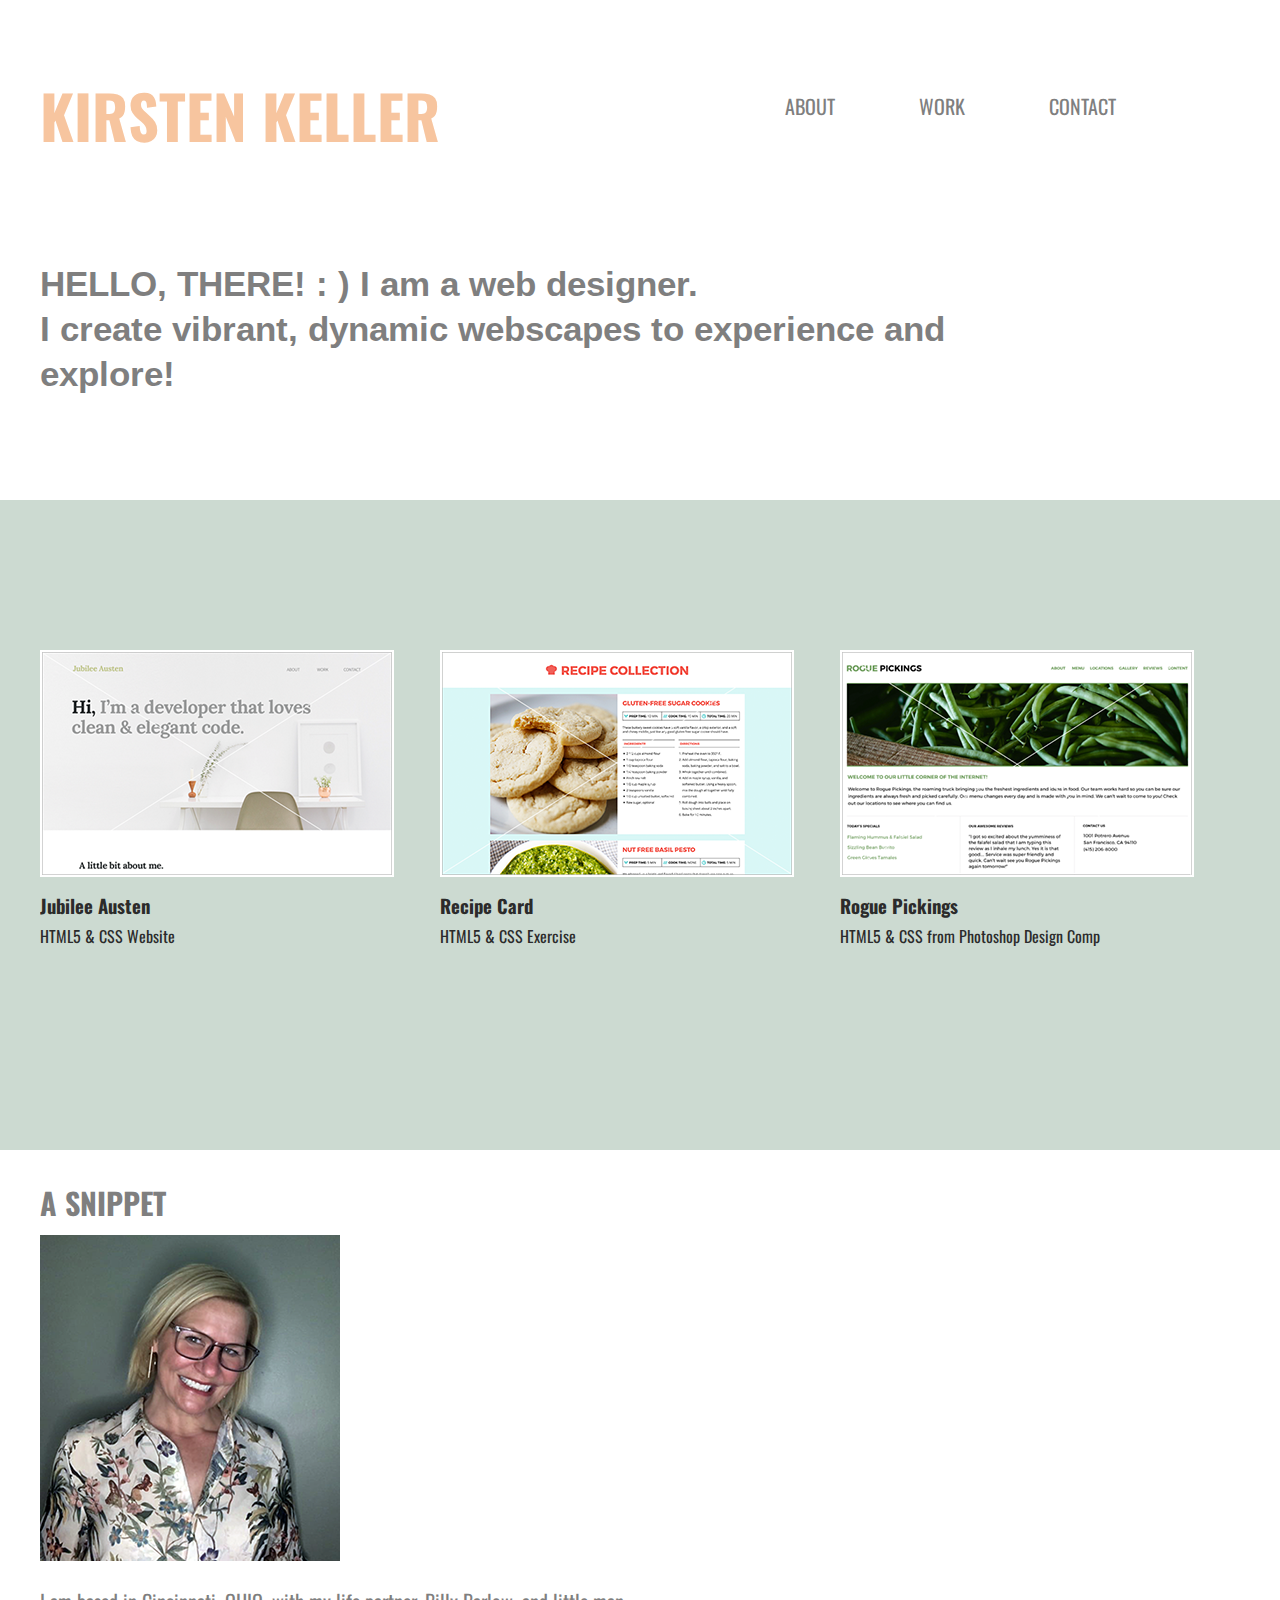
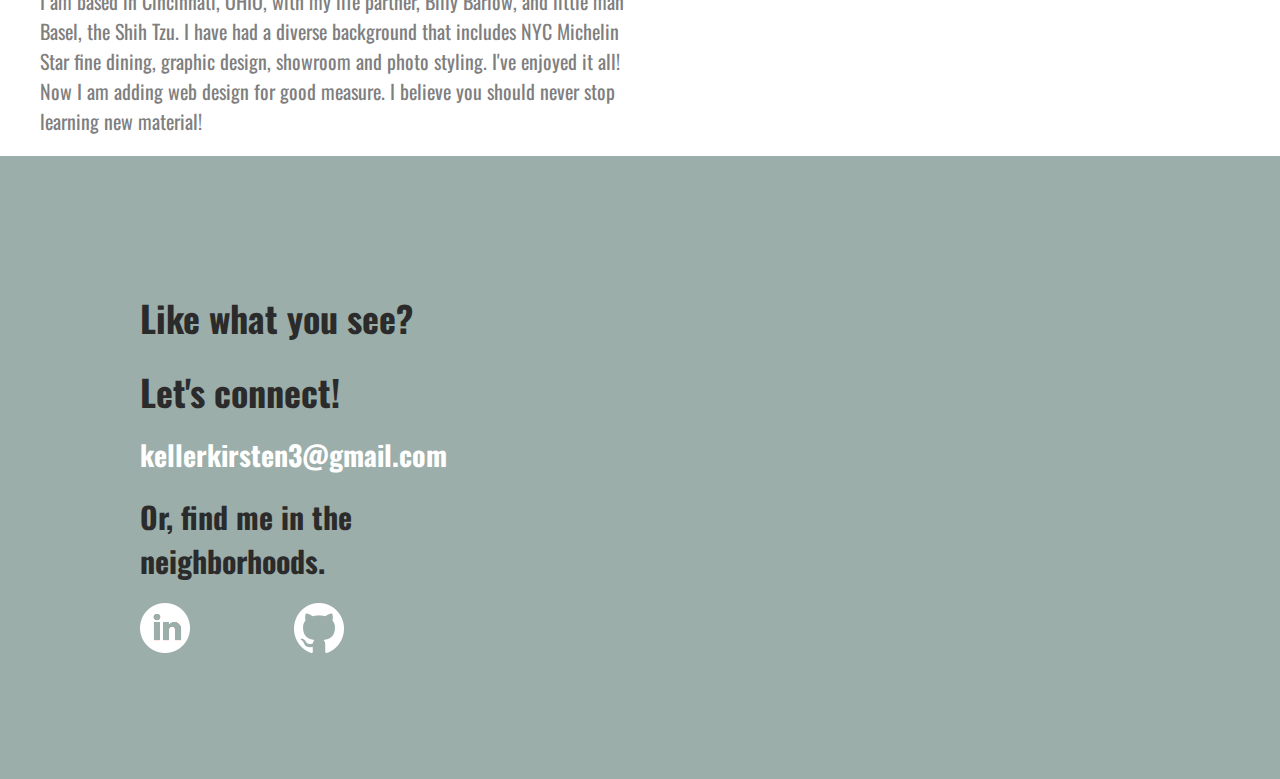
<file: index.html>
<!doctype html>
<html lang="en">
    <head>
        <title>KIRSTEN KELLER</title>
        <meta charset="utf-8">
        <link rel="stylesheet" href="css/normalize.css">
        <link rel="stylesheet" href="css/main.css">
        <link rel="preconnect" href="https://fonts.gstatic.com">
        <link href="https://fonts.googleapis.com/css2?family=Arimo&family=Oswald:wght@300&family=Teko:wght@300&display=swap" rel="stylesheet">
        <link rel="preconnect" href="https://fonts.gstatic.com">
        <link href="https://fonts.googleapis.com/css2?family=Abril+Fatface&display=swap" rel="stylesheet">
    </head>
    <body>
        <header>
            <div class="full-width">
                <div class="half-width">
                    <h1>Kirsten Keller</h1>
                </div>
                <div class="half-width">
                    <nav>
                        <ul>
                            <li><a href="#about">About</a></li>
                            <li><a href="#work">Work</a></li>
                            <li><a href="#contact">Contact</a></li>
                        </ul>
                    </nav>
                </div>
                <h2>HELLO, THERE! : ) I am a web designer.<br>
                     I create vibrant, dynamic webscapes to experience and explore!</h2>
        </div>
    </header>
    <main>
        </section>
            <section id="work">
                <div class="full-width">
                    <div class="third-width">
                        <a href="../101-jubilee-austen/index.html" target="_blank"><img src="img/jubilee-thumbnail.png" alt="jubilee-site"></a>
                        <h3>Jubilee Austen</h3>
                        <p>HTML5 & CSS Website</p>
                    </div>
                    <div class="third-width">
                        <a href="../101-bonus-recipe/index.html" target="blank"><img src="img/recipe-thumbnail.png" alt="recipe-card"></a>
                        <h3>Recipe Card</h3>
                        <p>HTML5 & CSS Exercise</p>
                    </div>
                    <div class="third-width">
                        <a href= "../101-rogue/index.html" target="blank"><img src="img/rogue-pickings-thumbnail.png" alt="rogue site"></a>
                        <h3>Rogue Pickings</h3>
                        <p>HTML5 & CSS from Photoshop Design Comp</p>
                    </div>
                </div>
            </section>
            <section id="about">
                <div class="full-width">
                    <h2>A Snippet</h2>
                    <div class="half-width">
                        <img src="img/headshot.png" id="headshot-img" alt="my headshot image"/>
                        <p> I am based in Cincinnati, OHIO, with my life partner, Billy Barlow, and little man Basel, the Shih Tzu. 
                            I have had a diverse background that includes NYC Michelin Star fine dining, graphic design,
                            showroom and photo styling. I've enjoyed it all! Now I am adding web design for good measure. 
                            I believe you should never stop learning new material!</p>
                    </div>
                </div>
            </section>
        </main>

        <footer id="contact">
            <div class="full-width">
                <div class="half-width">
                </div>
                <div class="half-width">
                </div>
                <div class="half-width">
                    <h2>Like what you see?</h2>
                    <h3 id="email-header">Let's connect!</h3>
                    <a href="mailto:kellerkirsten3@gmail.com">
                            kellerkirsten3@gmail.com</a>
                    <h3 id="socialmedia-header">Or, find me in the neighborhoods.</h3>
                    <ul>
                        <li><a href="https://www.linkedin.com/in/kirsten-keller-86bb9a1b/" target="blank"><img src="img/linkedin.png" alt="linkedin icon" /></a></li>
                        <li><a href="https://github.com/Kirsten1970" target="blank"><img src="img/github.png" alt="github icon" /></a></li>
                    </ul>
                </div>
            </div>
        </footer>
    
    </body>
</html>
</file>
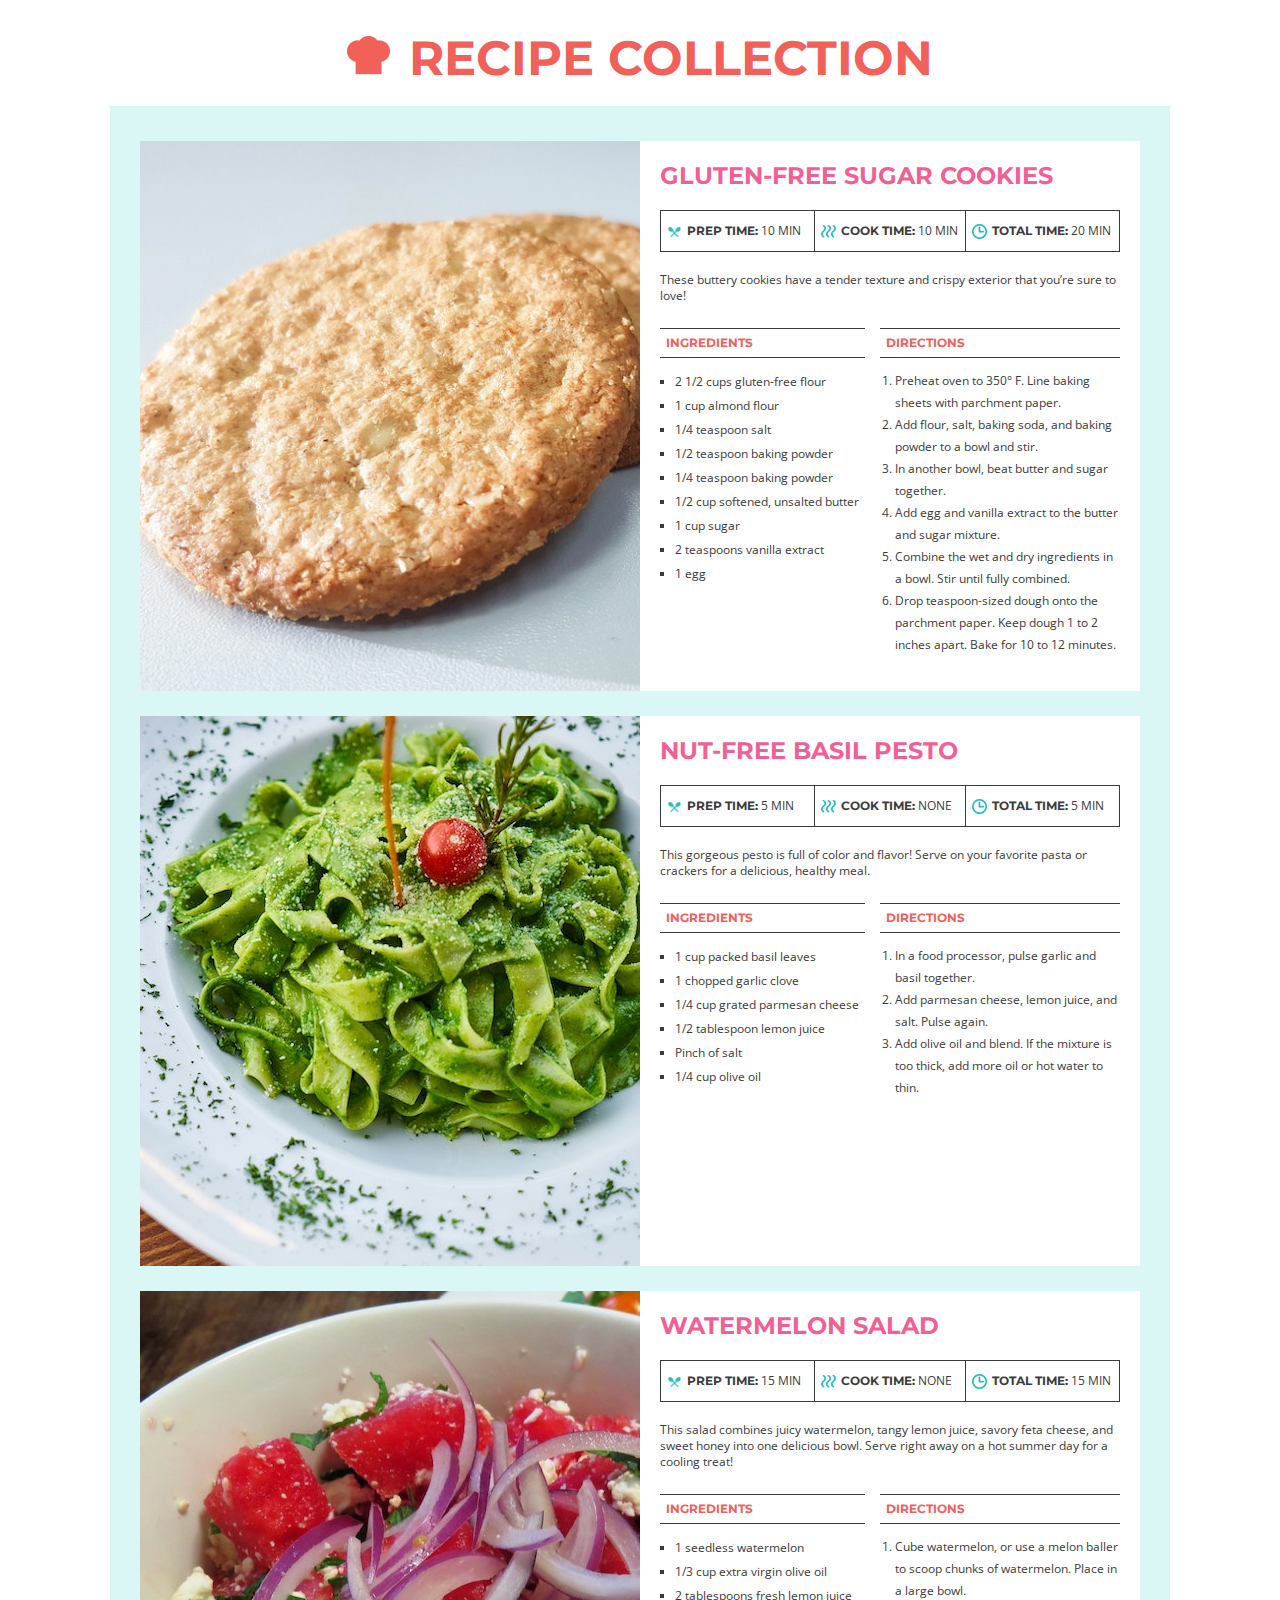
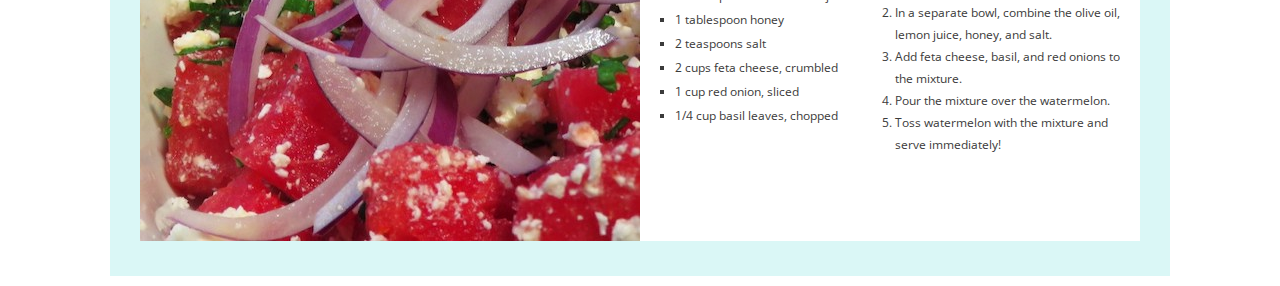
<file: 101-bonus-recipe/index.html>
<!doctype html>
<html lang="en">

    <head>
        <meta charset="utf-8">
        <title>Recipe Cards Project</title>
        <link rel="stylesheet" href="css/normalize.css">
        <link rel="stylesheet" href="css/main.css">
        <link href="https://fonts.googleapis.com/css?family=Montserrat:700%7COpen+Sans&display=swap" rel="stylesheet">
    </head>

    <body>
        <header>
            <img src="img/chef-hat.png" alt="chef hat">
            <h1>Recipe Collection</h1>
        </header>
        <main>
            <article id="cookies" class="card">
                <div class="image"></div>
                <div class="recipe">
                    <h2>Gluten-Free Sugar Cookies</h2>
                    <div class="time">
                        <div class="prep">
                            <img src="img/spoons.png" alt="prep time"><p class="time-details"><strong>Prep Time:</strong> 10 Min</p>
                        </div>
                        <div class="cook">
                            <img src="img/steam.png" alt="cook time"><p class="time-details"><strong>Cook Time:</strong> 10 Min</p>
                        </div>
                        <div class="total">
                            <img src="img/clock.png" alt="total time"><p class="time-details"><strong>Total Time:</strong> 20 Min</p>
                        </div>
                    </div>
                    <p class="description">These buttery cookies have a tender texture and crispy exterior that you’re
                        sure to love!</p>
                    <div class="columns">
                        <section class="ingredients">
                            <h3>Ingredients</h3>
                            <ul>
                                <li>2 1/2 cups gluten-free flour</li>
                                <li>1 cup almond flour</li>
                                <li>1/4 teaspoon salt</li>
                                <li>1/2 teaspoon baking powder</li>
                                <li>1/4 teaspoon baking powder</li>
                                <li>1/2 cup softened, unsalted butter</li>
                                <li>1 cup sugar</li>
                                <li>2 teaspoons vanilla extract</li>
                                <li>1 egg</li>
                            </ul>
                        </section>
                        <section class="directions">
                            <h3>Directions</h3>
                            <ol>
                                <li>Preheat oven to 350&deg; F. Line baking sheets with parchment paper.</li>
                                <li>Add flour, salt, baking soda, and baking powder to a bowl and stir.</li>
                                <li>In another bowl, beat butter and sugar together.</li>
                                <li>Add egg and vanilla extract to the butter and sugar mixture.</li>
                                <li>Combine the wet and dry ingredients in a bowl. Stir until fully combined.</li>
                                <li>Drop teaspoon-sized dough onto the parchment paper. Keep dough 1 to 2 inches apart.
                                    Bake for 10 to 12 minutes.</li>
                            </ol>
                        </section>
                    </div>
                </div>
            </article>
            <article id="pesto" class="card">
                <div class="image"></div>
                <div class="recipe">
                    <h2>Nut-Free Basil Pesto</h2>
                    <div class="time">
                        <div class="prep">
                            <img src="img/spoons.png" alt="prep time"><p class="time-details"><strong>Prep Time:</strong> 5 Min</p>
                        </div>
                        <div class="cook">
                            <img src="img/steam.png" alt="cook time"><p class="time-details"><strong>Cook Time:</strong> None</p>
                        </div>
                        <div class="total">
                            <img src="img/clock.png" alt="total time"><p class="time-details"><strong>Total Time:</strong> 5 Min</p>
                        </div>
                    </div>
                    <p class="description">This gorgeous pesto is full of color and flavor! Serve on your favorite pasta
                        or crackers for a delicious, healthy meal.</p>
                    <div class="columns">
                        <section class="ingredients">
                            <h3>Ingredients</h3>
                            <ul>
                                <li>1 cup packed basil leaves</li>
                                <li>1 chopped garlic clove</li>
                                <li>1/4 cup grated parmesan cheese</li>
                                <li>1/2 tablespoon lemon juice</li>
                                <li>Pinch of salt</li>
                                <li>1/4 cup olive oil</li>
                            </ul>
                        </section>
                        <section class="directions">
                            <h3>Directions</h3>
                            <ol>
                                <li>In a food processor, pulse garlic and basil together.</li>
                                <li>Add parmesan cheese, lemon juice, and salt. Pulse again.</li>
                                <li>Add olive oil and blend. If the mixture is too thick, add more oil or hot water to
                                    thin.</li>
                            </ol>
                        </section>
                    </div>
                </div>
            </article>
            <article id="salad" class="card">
                <div class="image"></div>
                <div class="recipe">
                    <h2>Watermelon Salad</h2>
                    <div class="time">
                        <div class="prep">
                            <img src="img/spoons.png" alt="prep time"><p class="time-details"><strong>Prep Time:</strong> 15 Min</p>
                        </div>
                        <div class="cook">
                            <img src="img/steam.png" alt="cook time"><p class="time-details"><strong>Cook Time:</strong> None</p>
                        </div>
                        <div class="total">
                            <img src="img/clock.png" alt="total time"><p class="time-details"><strong>Total Time:</strong> 15 Min</p>
                        </div>
                    </div>
                    <p class="description">This salad combines juicy watermelon, tangy lemon juice, savory feta cheese,
                        and sweet honey into one delicious bowl. Serve right away on a hot summer day for a cooling
                        treat!</p>
                    <div class="columns">
                        <section class="ingredients">
                            <h3>Ingredients</h3>
                            <ul>
                                <li>1 seedless watermelon</li>
                                <li>1/3 cup extra virgin olive oil</li>
                                <li>2 tablespoons fresh lemon juice</li>
                                <li>1 tablespoon honey</li>
                                <li>2 teaspoons salt</li>
                                <li>2 cups feta cheese, crumbled</li>
                                <li>1 cup red onion, sliced</li>
                                <li>1/4 cup basil leaves, chopped</li>
                            </ul>
                        </section>
                        <section class="directions">
                            <h3>Directions</h3>
                            <ol>
                                <li>Cube watermelon, or use a melon baller to scoop chunks of watermelon. Place in a
                                    large bowl.</li>
                                <li>In a separate bowl, combine the olive oil, lemon juice, honey, and salt.</li>
                                <li>Add feta cheese, basil, and red onions to the mixture.</li>
                                <li>Pour the mixture over the watermelon.</li>
                                <li>Toss watermelon with the mixture and serve immediately!</li>
                            </ol>
                        </section>
                    </div>
                </div>
            </article>
        </main>
    </body>

</html>
</file>
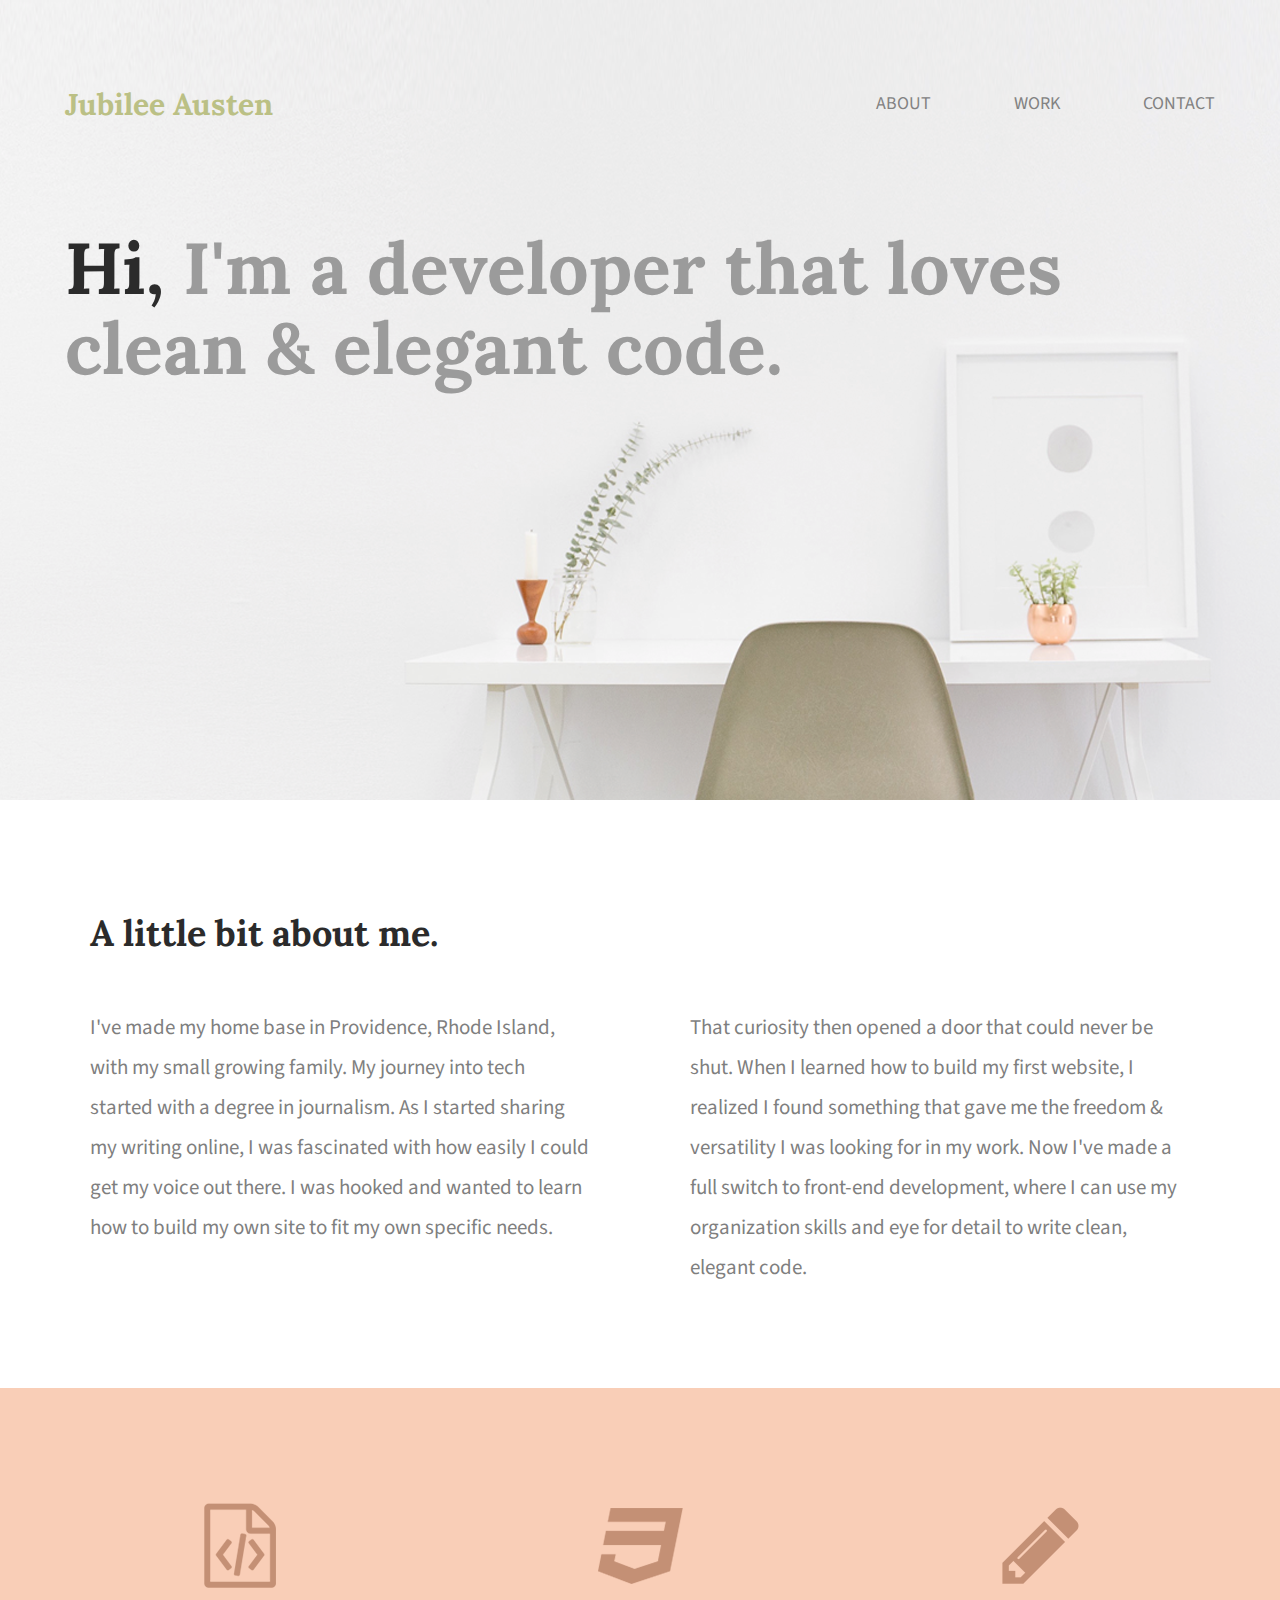
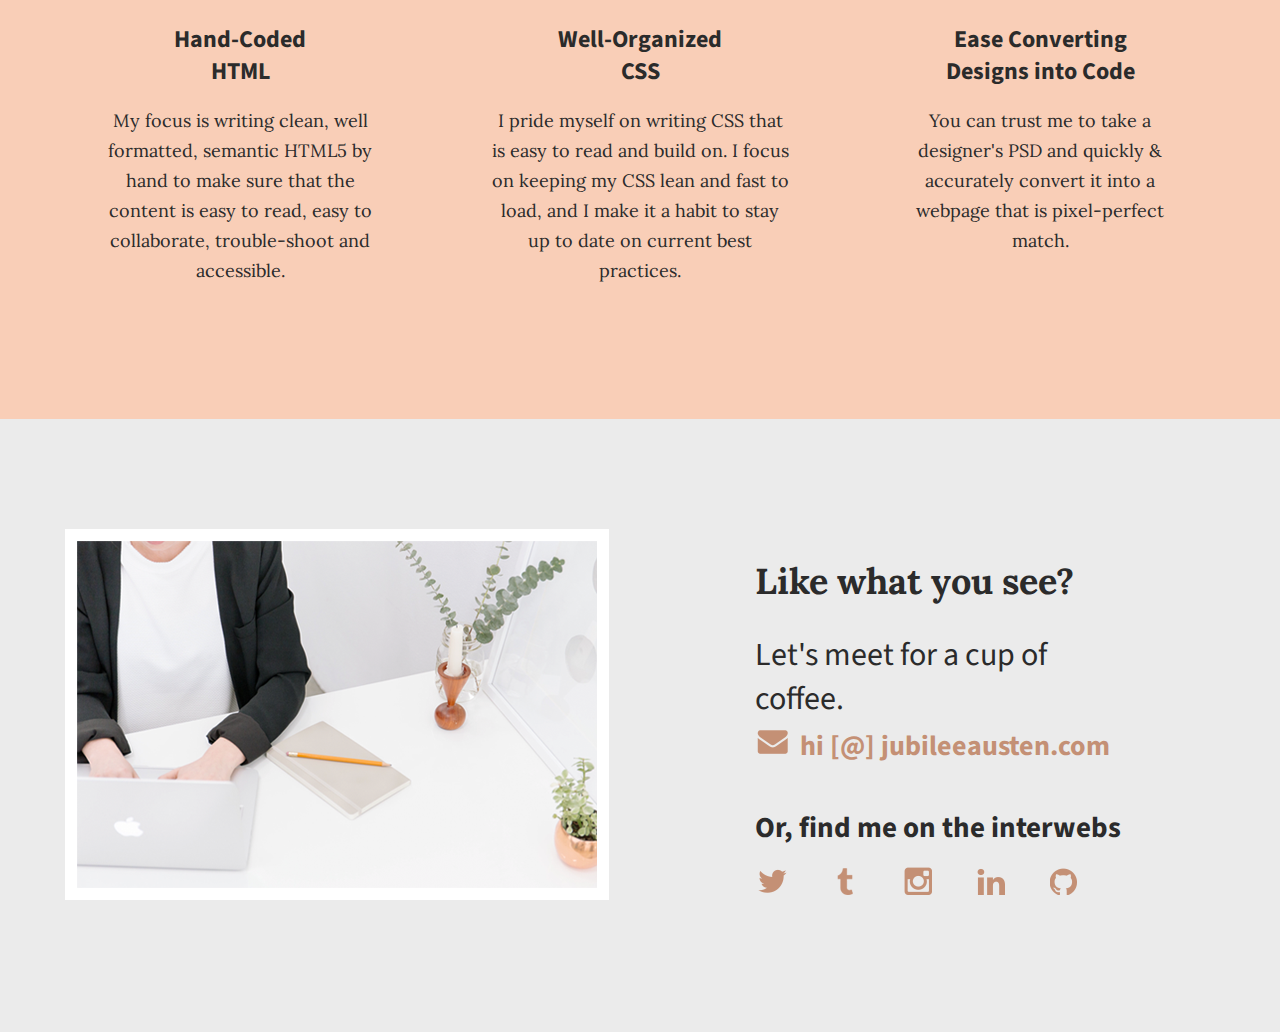
<file: 101-jubilee-austen/index.html>
<!doctype html>
<html lang="en">

<head>
    <meta charset="utf-8">
    <title>Jubilee Austen | Portfolio</title>
    <link rel="stylesheet" href="css/normalize.css">
    <link rel="stylesheet" href="css/main.css">
    <link href='https://fonts.googleapis.com/css?family=Lora:400,700' rel='stylesheet' type='text/css'>
    <link href='https://fonts.googleapis.com/css?family=Source+Sans+Pro:400,700' rel='stylesheet' type='text/css'>
</head>

<body>
    <header>
        <div class="full-width">
            <div class="half-width">
                <h1>Jubilee Austen</h1>
            </div>
            <div class="half-width">
                <nav>
                    <ul>
                        <li><a href="#about">About</a></li>
                        <li><a href="#work">Work</a></li>
                        <li><a href="#contact">Contact</a></li>
                    </ul>
                </nav>
            </div>
            <h2><span>Hi,</span> I'm a developer that loves clean &amp; elegant code.</h2>
        </div>
    </header>

    <main>
        <section id="about">
            <div class="full-width">
                <h2>A little bit about me.</h2>
                <div class="half-width">
                    <p>I've made my home base in Providence, Rhode Island, with my small growing family. My journey into
                        tech started with a degree in journalism. As I started sharing my writing online, I was
                        fascinated with how easily I could get my voice out there. I was hooked and wanted to learn how
                        to build my own site to fit my own specific needs.</p>
                </div>
                <div class="half-width">
                    <p>That curiosity then opened a door that could never be shut. When I learned how to build my first
                        website, I realized I found something that gave me the freedom &amp; versatility I was looking
                        for in my work. Now I've made a full switch to front-end development, where I can use my
                        organization skills and eye for detail to write clean, elegant code.</p>
                </div>
            </div>
        </section>

        <section id="work">
            <div class="full-width">
                <div class="third-width">
                    <img src="img/html-icon.png" alt="HTML icon" />
                    <h3>Hand-Coded HTML</h3>
                    <p>My focus is writing clean, well formatted, semantic HTML5 by hand to make sure that the content
                        is easy to read, easy to collaborate, trouble-shoot and accessible.</p>
                </div>
                <div class="third-width">
                    <img src="img/css-icon.png" alt="CSS icon" />
                    <h3>Well-Organized CSS</h3>
                    <p>I pride myself on writing CSS that is easy to read and build on. I focus on keeping my CSS lean
                        and fast to load, and I make it a habit to stay up to date on current best practices.</p>
                </div>
                <div class="third-width">
                    <img src="img/pencil-icon.png" alt="Pencil icon" />
                    <h3>Ease Converting Designs into Code</h3>
                    <p>You can trust me to take a designer's PSD and quickly &amp; accurately convert it into a webpage
                        that is pixel-perfect match.</p>
                </div>
            </div>
        </section>

        <footer id="contact">
            <div class="full-width">
                <div class="half-width">
                    <img src="img/contact-image.png" id="contact-img" alt="my contact image" />
                </div>
                <div class="half-width">
                    <h2>Like what you see?</h2>
                    <h3 id="email-header">Let's meet for a cup of coffee.</h3>
                    <a href="mailto:hi@jubileeausten.com"><img src="img/envelope.png" id="envelope"
                            alt="envelope icon" />hi [@] jubileeausten.com</a>
                    <h3 id="socialmedia-header">Or, find me on the interwebs</h3>
                    <ul>
                        <li><a href=""><img src="img/twitter.png" alt="twitter icon" /></a></li>
                        <li><a href=""><img src="img/tumblr.png" alt="tumblr icon" /></a></li>
                        <li><a href=""><img src="img/instagram.png" alt="instagram icon" /></a></li>
                        <li><a href=""><img src="img/linkedin.png" alt="linkedin icon" /></a></li>
                        <li><a href=""><img src="img/github.png" alt="github icon" /></a></li>
                    </ul>
                </div>
            </div>
        </footer>
    </main>
</body>

</html>
</file>
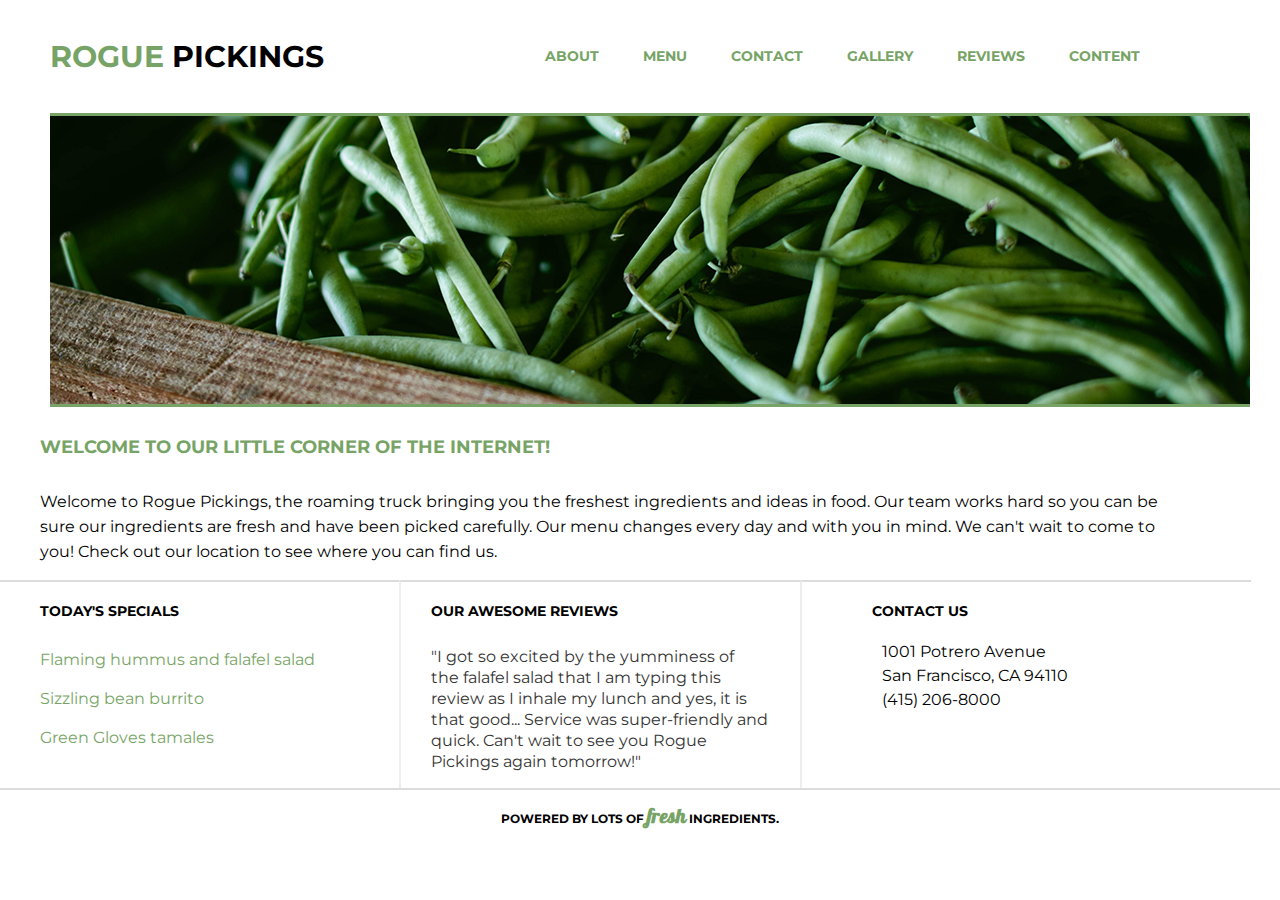
<file: 101-rogue/index.html>
<!doctype html>
<html lang="en">
    <head>
        <meta charset="utf-8">
        <title>Rogue Pickings</title>
        <link rel="stylesheet" href="css/normalize.css">
        <link rel="stylesheet" href="css/main.css">
        <link rel="preconnect" href="https://fonts.gstatic.com">
        <link href="https://fonts.googleapis.com/css2?family=Montserrat:wght@400;700&display=swap" rel="stylesheet"> 
        <link rel="preconnect" href="https://fonts.gstatic.com">
        <link href="https://fonts.googleapis.com/css2?family=Galada&display=swap" rel="stylesheet">
    </head>
    
    <body>
        <header>
        <div class="full-width">
            <div class="half-width">
                <h1><span>Rogue</span> Pickings</h1>
            </div>
        </div>
            <div class="half-width">
                <nav>
                    <ul>
                        <li><a href="#about">About</a></li>
                        <li><a href="#menu">Menu</a></li>
                        <li><a href="#locations">Contact</a></li>
                        <li><a href="#gallery">Gallery</a></li>
                        <li><a href="#reviews">Reviews</a></li>
                        <li><a href="#content">Content</a></li>
                    </ul>
                </nav>
            </div>
        </header>

            <section class="top-section">
                <div class="main-image"><img src="img/hero-image.png" alt="green beans" /></div>
            <div class="main-title">
                    <h2>Welcome to our little corner of the internet!</h2>
                        <p>Welcome to Rogue Pickings, the roaming truck bringing you the freshest ingredients and ideas in food.
                            Our team works hard so you can be sure our ingredients are fresh and have been picked carefully.
                            Our menu changes every day and with you in mind. We can't wait to come to you! Check out our location 
                            to see where you can find us. 
                        </p>
                    </div>
            </section>      
            <section class="bottom-section">
                <section class="section-one">
                <section class="third-width">
                        <h3>Today's Specials</h3>
                        <ul class="menu">
                            <li>Flaming hummus and falafel salad</li>
                            <li>Sizzling bean burrito</li>
                            <li>Green Gloves tamales</li>
                        </ul>
                    </section>
                    
            </section>
                <section class="section-two">
                        <h3>Our awesome reviews</h3>
                        <p class="reviews">"I got so excited by the yumminess of<br> the falafel salad that I am typing this<br> review as I inhale my lunch and
                            yes, it is that good... Service was super-friendly and quick. Can't wait to see you Rogue Pickings again tomorrow!"
                        </p>
                </section>
   
                <section class="section-three">
                        <h3>Contact us</h3>
                        <p class="address"> 1001 Potrero Avenue<br>
                            San Francisco, CA 94110<br>
                            (415) 206-8000
                        </p>
                </section>
            </section>
            <footer> 
                <h3>Powered by lots of <span>fresh</span> ingredients.</h3>
            </footer>
</body>
</html>
</file>
<file: css/main.css>
body {
    font-family: 'Oswald', sans-serif;
    color: #2b2b2b;
}

.full-width {
    width: 1200px;
    margin: 0 auto;
    overflow: auto;
}
.half-width {
    width: 600px;
    float: left;
}
.third-width {
    width: 400px;
    float: left;
}

header {
    background:white;
    height: 500px;
    background-size: cover;
    background-position: center;
}

header h1 {
    font-family: 'Oswald', serif;
    font-size: 60px;
    color:#f7c59f;
    text-transform: uppercase;
    padding: 70px 0 0px 0px;
    margin: 0px;
}

header h2 {
    padding-left: 0px;
    margin: 0px;
}
nav {
    padding: 75px 25px;
}
nav ul li{
    display: inline-block;
}
nav ul li a {
    text-transform: uppercase;
    text-decoration: none;
    font-size: 20px;
    color: #7f7f7f;
    padding-left: 80px;
}

header h2 {
    width: 1000px;
    clear: both;
    font-family: 'Arimo', serif;
    font-size: 35px;
    line-height: 45px;
    color: #7f7f7f;
    padding: 50px 0 20px 0px;
}

#about h2 {
    font-family: 'Oswald', serif;
    font-size: 30px;
    color: #7f7f7f;
    text-transform: uppercase;
    padding: 30px 0px 10px 0px;
    margin: 0px;
}

#about img {
    padding-left: 0px;
}
#about p {
    font-size: 20px;
    color: #7f7f7f;
    line-height: 30px;
}

#work h2 {
    font-size: 36px;
    color: white;
    margin:0;
    text-transform: uppercase;
    padding-top: 30px;
}

#work {
    background-color: #ccdad1;
    height: 650px;
}
#work img {
    margin-top: 150px;
    border: 2px solid white;
}

#work h3 {
    margin: 10px 0px 5px 0px;
}

#work p {
    margin-top: 5px;
} 
#work img jubilee-site {
    padding-top: 50px;
} 

#contact {
    background-color: #9caea9;
}
#contact .full-width {
    padding: 110px 0;
}
#contact h2, #contact #email-header, #contact #socialmedia-header, #contact ul {
    padding-left: 100px;
    padding-right: 115px;
}
#contact h2 {
    font-family: 'Oswald', serif;
    font-size: 36px;
    line-height: 44px;
}
#contact #email-header{
    font-size: 36px;
    font-weight: bold;
    line-height: 44px;
    margin: 30px 0 20px 0;
}
#contact #socialmedia-header {
    font-weight: bold;
    font-size: 30px;
    line-height: 44px;
    margin: 20px 0;
}

h3 socialmedia-header {
    margin: 0px;
}
#contact a {
    text-decoration: none;
    color:white;
    font-weight: bold;
    font-size: 28px;
    padding-left: 100px;
    margin: 0px;
}
#contact ul {
    list-style: none;
}
#contact ul li {
    display: inline-block;
}
#contact ul img {
    padding: 0px;
    float: left;
}
</file>
<file: 101-bonus-recipe/css/main.css>
body{
font-family: 'open sans', sans serif;
font-size: 12px;
line-height: 16px;
color:#3b3b3b;
padding: 10px 10px 10px 10px;

}

header{
    text-align: center;
    color:#ffffff;
}

h1{
    display: inline-block;
    font-family: montserrat;
    padding: 40px 0;
    margin: 0px;
    font-size: 48px;
    font-weight: bold;
    text-transform: uppercase;
    color: #f16059;
}

header img{
    margin-right: 16px;
}


main{
    width: 1000px;
    margin: auto;
    background: #DAF7F6;
    padding-left: 30px;
    padding-right: 30px;
    padding-top: 10px;
    padding-bottom: 10px;
}

.card{
    margin: 25px 0;
    overflow: auto;
}

.image{
    float: left;
    width: 500px;
    height: 550px;

}

.recipe{
    float: left;
    padding: 20px;
    width: 500px;
    height: 550px;
    background: #ffffff;
    box-sizing: border-box;
}

#cookies .image{
    background-image: url("../img/gluten-free-sugar-cookies.jpg");
    background-size: cover;
}
#pesto .image{
    background-image: url("../img/nut-free-pesto.jpg");
    background-size: cover;
}

#salad .image{
    background-image: url("../img/watermelon-salad.jpg");
    background-size: cover;
}

.recipe h2{
    margin-top: 0;
    font-family: 'Montserrat', sans serif;
    font-size: 24px;
    font-weight: bold;
    text-transform: uppercase;
    line-height: 29px;
    color: #f16095;
}
.time{
    margin-bottom: 20px;
    border-width: 1px;
    border-style: solid;
    border-color: #3b3b3b;
    overflow: auto;
}
.time div{
    float: left;
    padding-left: 6px;
    width: 33.333%;
    box-sizing: border-box;
    text-transform: uppercase;
}
.time .cook{
    border-width: 0 1px;
    border-style: solid;
    border-color: #3b3b3b;
}
.time img{
    margin-right: 5px;
    vertical-align: middle;
    width: 15px;
    height: auto;
}
.time-details{
    display: inline-block;
}
.time strong{
    font-family: 'Montserrat', sans-serif;
}
.columns{
    overflow: auto;
}
.directions{
    float: left;
    width: 240px;
}
.ingredients{
    float: left;
    margin-right: 15px;
    width: 205px;
}
.recipe h3{
    padding: 6px;
    border-width: 1px 0;
    border-style: solid;
    border-color: #3b3b3b;
    font-family: 'Montserrat', sans-serif;
    font-size: 12px;
    font-weight: bold;
    text-transform: uppercase;
    color: #f16059;

}
.ingredients ul{
    padding-left: 15px;
    line-height: 24px;
    list-style-type: square;

}
.directions ol{
    padding-left: 15px;
    line-height: 22px;
}
</file>
<file: 101-jubilee-austen/css/main.css>
/****** BASE STYLES ******/

body {
    font-family: 'Source Sans Pro', sans-serif;
    color: #2b2b2b;
}

/****** GRID ******/

.full-width {
    width: 1200px;
    margin: 0 auto;
    overflow: auto;
}
.half-width {
    width: 600px;
    float: left;
}
.third-width {
    width: 400px;
    float: left;
}

/****** HEADER ******/

header {
    height: 800px;
    background: url('../img/full-background.png');
    background-size: cover;
    background-position: center;
}

header h1 {
    font-family: 'Lora', serif;
    font-size: 30px;
    color: #bbc085;
    padding: 65px 0 65px 25px;
}
nav {
    float: right;
    padding: 75px 25px;
}
nav ul li{
    display: inline-block;
}
nav ul li a {
    text-transform: uppercase;
    text-decoration: none;
    font-size: 18px;
    color: #828282;
    padding-left: 80px;
}
header h2 {
    width: 1000px;
    clear: both;
    font-family: 'Lora', serif;
    font-size: 72px;
    line-height: 80px;
    color: #9b9b9b;
    padding: 20px 0 20px 25px;
}
header h2 span {
    color: #2b2b2b;
}

/****** ABOUT ******/

#about .full-width {
    padding: 80px 0;
}

#about h2 {
    font-family: 'Lora', serif;
    font-size: 36px;
    padding-left: 50px;
}
#about p {
    font-size: 21px;
    color: #7f7f7f;
    line-height: 40px;
    padding-left: 50px;
    padding-right: 50px;
}

/****** WORK ******/

#work {
    background-color: #f9ceb7;
    text-align: center;
}

#work .full-width {
    padding: 115px 0;
}

#work img {
    padding-bottom: 30px;
}

#work h3 {
    font-size: 24px;
    line-height: 32px;
    width: 190px;
    margin: 0 auto;
}

#work p {
    font-family: 'Lora', serif;
    font-size: 18px;
    line-height: 30px;
    padding: 0 50px;
}

/****** CONTACT ******/

#contact {
    background-color: #ebebeb;
}
#contact .full-width {
    padding: 110px 0;
}
#contact img#contact-img {
    margin-left: 25px;
    border: 12px solid #ffffff;
}
#contact h2, #contact #email-header, #contact #socialmedia-header, #contact ul {
    padding-left: 115px;
    padding-right: 115px;
}
#contact #envelope {
    padding: 0 10px 0 115px;
}
#contact h2 {
    font-family: 'Lora', serif;
    font-size: 36px;
    line-height: 44px;
}
#contact #email-header{
    font-size: 32px;
    font-weight: 400;
    line-height: 44px;
    margin: 30px 0 5px 0;
}
#contact #socialmedia-header {
    font-weight: bold;
    font-size: 29px;
    line-height: 44px;
    margin: 40px 0 0 0;
}
#contact a {
    text-decoration: none;
    color: #c49075;
    font-weight: bold;
    font-size: 28px;
}
#contact ul {
    list-style: none;
}
#contact ul li {
     display: inline-block;
}
#contact ul img {
    padding-right: 35px;
}
</file>
<file: 101-rogue/css/main.css>
/***** GRID *****/

body{
    font-family: montserrat, helvetica, arial, sans serif;
}

.container{
    margin: 0 auto;
    width: 1200px;
}

h1, h2, h3{
    color: black;
    text-transform: uppercase;
    font-weight: 700;
}
h1{
    font-size: 30px;
}
h2{
    font-size: 18px;
}
h3{
    font-size: 12px;
}
p{
    font-size: 14px;
    line-height: 21px;
    padding: 0 30px;
}

    /***** HEADER *****/
header{
    height: 110px;
    margin: 0 auto;
}

header h1 {
    margin: 0;
    padding: 38px 0;
    float: left;
    padding-left: 50px; 
}
header h1 span{
    color:#77a466;
}

header nav{
    float: right;
    padding: 46px 100px;
}
header nav ul{
    margin: 0 20px;
    padding-right: 20;
}
header nav ul li{
    display: inline-block;
    
}

header nav ul li{
    font-size: 14px;
    font-weight: 700;
    padding: 0 20px;
    text-decoration: none;
    display: inline;
    text-transform: uppercase;
}
header nav ul li a{
    text-decoration: none;
    color: #77a466;
}
.top-section, .bottom-section{
    margin: auto;
    clear: both;
}
.main-image{
    height: auto;
    float: left;
}
.main-image img{
    border-bottom: 3px solid #77a466;
    border-top: 3px solid #77a466;
}

.main-image{
    background: url('../img/hero-image.png');
    background: no-repeat;
    padding: 0px 50px 0px 50px;
}

.main-title{
    height: auto;
    float: left;
}

.main-title h2{
    color:#77a466;
    text-align: left;
    text-transform: uppercase;
    padding: 5px 0;
    margin: 20px 0px 10px 40px;
}
.main-title p{
    padding: 10px 100px 0px 40px;
    margin: 10;
    font-size: 16px;
    line-height: 25px;
}
.section-one, .section-two, .section-three{
    width: 399px;
    height: auto;
    float: left;
    border-top: 1px solid #eee;
}

.section-one h3{
    padding: 10px 0;
}

.section-two{
    border-left: 2px solid #eee;
    border-right: 2px solid #eee;
}

.section-two h3, .section-three h3{
    padding: 10px 30px;
}

.menu{
    list-style: none;
    padding-left: 50;
}

.menu-li{
    padding: 10px 0;
    color: #77a466;
}

.reviews{
    color: #333;
    font-size: 16px;
    line-height: 21px;
}

.address {
    font-size: 16px;
    line-height: 24px;
}
    
/***** BOTTOM *****/

.section-one, .section-two, .section-three{
    height: auto;
    width: 399px;
    float: left;
    border-top: 2px solid #dedbdc;
}

.section-one h3{
    font-family: montserrat;
    font-size: 14px;
    text-transform: uppercase;
    padding: 0px 0px 0px 20px;
    margin: 20px;
    }

.menu ul{
    padding: 0;
}

.menu li{
    color: #77a466;
    font-family: montserrat;
    font-size: 16px;
    float: left;
    list-style: none;
    padding: 10px 0;
    width: 340px;
}

.section-two h3{
    font-family: montserrat;
    font-size: 14px;
    text-transform: uppercase;
    padding-left: 20px;
    margin: 10px;
    
}

.reviews p{
    font-family: montserrat;
    font-size: 14px;
    padding: 0px;

}

.section-three{
    padding: 0px 0px 0px 50px;
}

.section-three h3{
    font-family: montserrat;
    font-size: 14px;
    text-transform: uppercase;
    padding: 0px 0px 0px 0px;
    margin: 20px;
    
    
}

.address p{
    font-family: montserrat;
    font-size: 14px;
    padding: 0px;
}

footer{
    height: 50px;
    border-top: 2px solid #dedbdc;
    clear: both;
    margin: 0 auto;
    border-top: 2px solid #dedbdc;
}

footer h3{
        font-family: montserrat;
        font-size: 12px;
        text-transform: uppercase;
        text-align: center;
        
}

h3 span{
        color: #77a466;
        font-family: galada;
        font-size: 20px;
        text-transform: lowercase;
    }
</file>
